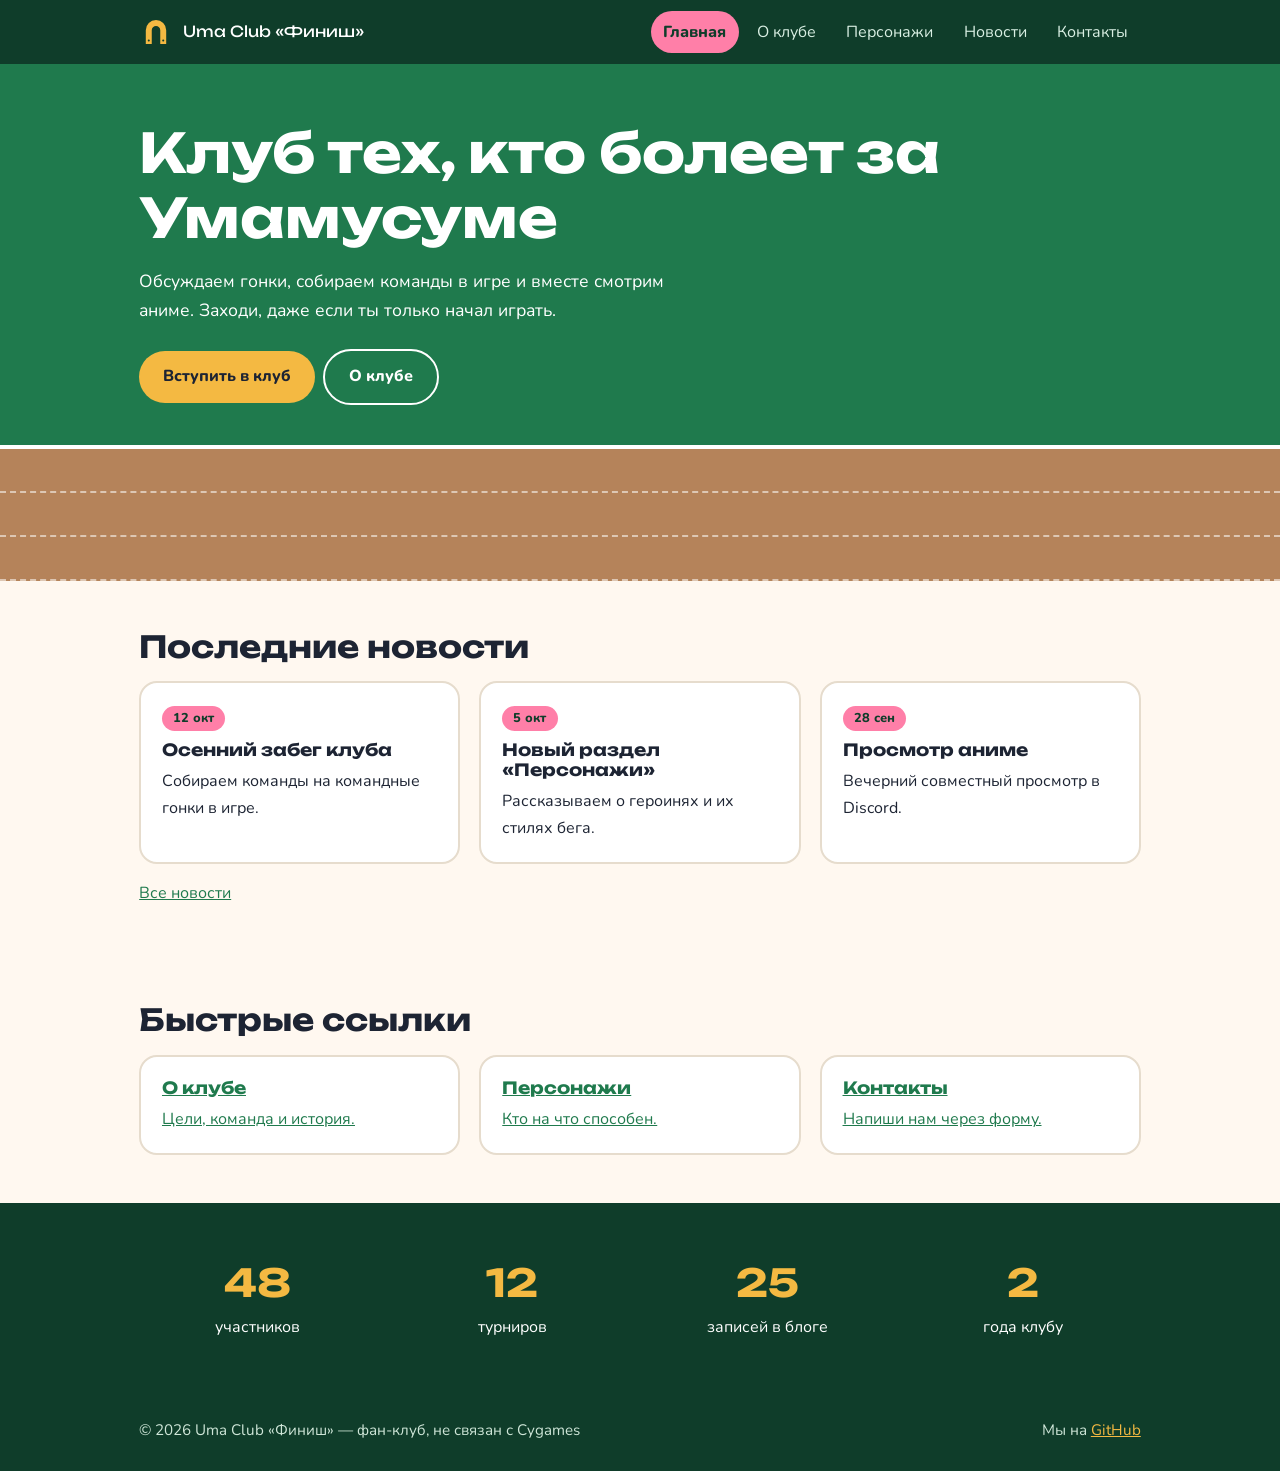
<file: index.html>
<!DOCTYPE html><html lang="ru"><head><meta charset="UTF-8"><meta name="viewport" content="width=device-width, initial-scale=1"><title>Главная — Uma Club «Финиш»</title><link rel="preconnect" href="https://fonts.googleapis.com"><link href="https://fonts.googleapis.com/css2?family=Nunito:wght@400;800&family=Unbounded:wght@600&display=swap" rel="stylesheet"><link rel="stylesheet" href="css/style.css"></head><body><div id="site-header"></div><main>
<section class="hero"><div class="wrap">
<h1>Клуб тех, кто болеет за Умамусуме</h1>
<p>Обсуждаем гонки, собираем команды в игре и вместе смотрим аниме. Заходи, даже если ты только начал играть.</p>
<a class="btn" href="contacts.html">Вступить в клуб</a><a class="btn alt" href="about.html">О клубе</a></div>
<div class="track" aria-hidden="true"><div class="lane"><span class="runner">🐎</span></div><div class="lane"><span class="runner">🐎</span></div><div class="lane"><span class="runner">🐎</span></div></div></section>
<section><div class="wrap"><h2>Последние новости</h2><div class="grid">
<article class="card"><span class="tag">12 окт</span><h3>Осенний забег клуба</h3><p>Собираем команды на командные гонки в игре.</p></article>
<article class="card"><span class="tag">5 окт</span><h3>Новый раздел «Персонажи»</h3><p>Рассказываем о героинях и их стилях бега.</p></article>
<article class="card"><span class="tag">28 сен</span><h3>Просмотр аниме</h3><p>Вечерний совместный просмотр в Discord.</p></article>
</div><p style="margin-top:1rem"><a href="news.html">Все новости</a></p></div></section>
<section><div class="wrap"><h2>Быстрые ссылки</h2><div class="grid">
<a class="card" href="about.html"><h3>О клубе</h3><p>Цели, команда и история.</p></a>
<a class="card" href="characters.html"><h3>Персонажи</h3><p>Кто на что способен.</p></a>
<a class="card" href="contacts.html"><h3>Контакты</h3><p>Напиши нам через форму.</p></a>
</div></div></section>
<section class="stats"><div class="wrap grid">
<div class="stat"><b data-count="48">0</b>участников</div>
<div class="stat"><b data-count="12">0</b>турниров</div>
<div class="stat"><b data-count="25">0</b>записей в блоге</div>
<div class="stat"><b data-count="2">0</b>года клубу</div></div></section>
</main><div id="site-footer"></div><script src="js/main.js"></script></body></html>
</file>
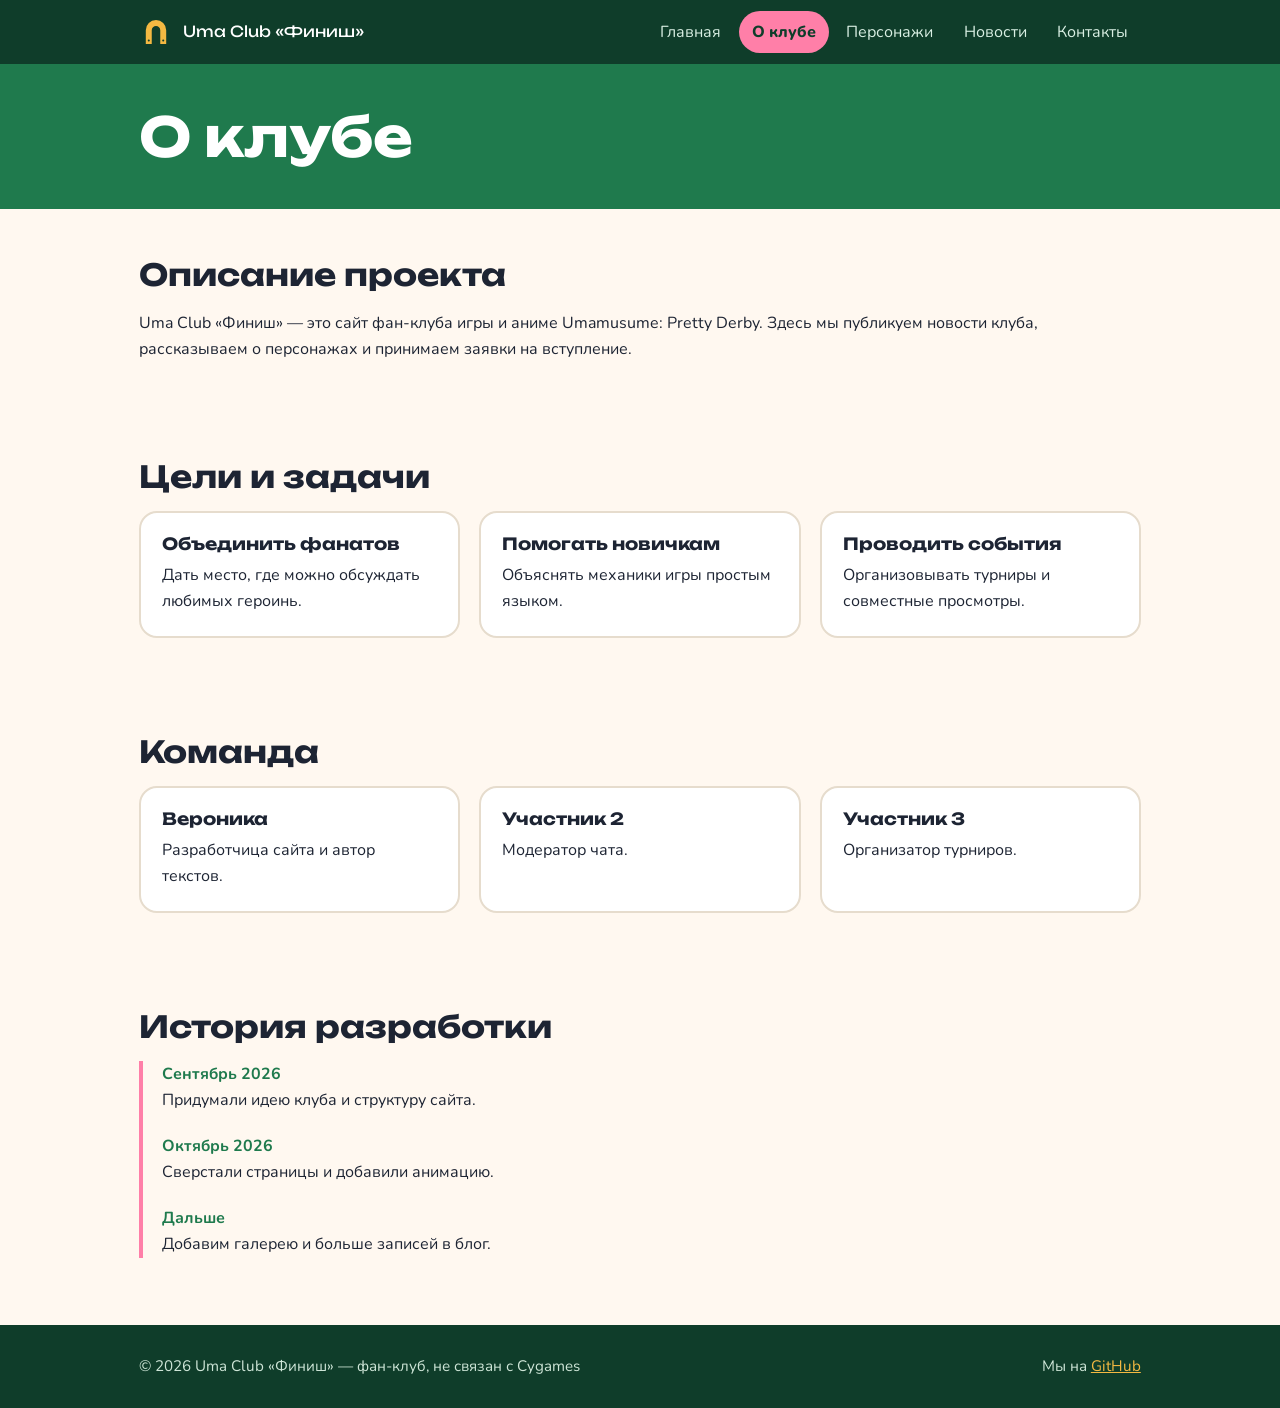
<file: about.html>
<!DOCTYPE html><html lang="ru"><head><meta charset="UTF-8"><meta name="viewport" content="width=device-width, initial-scale=1"><title>О клубе — Uma Club «Финиш»</title><link rel="preconnect" href="https://fonts.googleapis.com"><link href="https://fonts.googleapis.com/css2?family=Nunito:wght@400;800&family=Unbounded:wght@600&display=swap" rel="stylesheet"><link rel="stylesheet" href="css/style.css"></head><body><div id="site-header"></div><main>
<div class="page-title"><div class="wrap"><h1>О клубе</h1></div></div>
<section><div class="wrap"><h2>Описание проекта</h2>
<p>Uma Club «Финиш» — это сайт фан-клуба игры и аниме Umamusume: Pretty Derby. Здесь мы публикуем новости клуба, рассказываем о персонажах и принимаем заявки на вступление.</p></div></section>
<section><div class="wrap"><h2>Цели и задачи</h2><div class="grid">
<div class="card"><h3>Объединить фанатов</h3><p>Дать место, где можно обсуждать любимых героинь.</p></div>
<div class="card"><h3>Помогать новичкам</h3><p>Объяснять механики игры простым языком.</p></div>
<div class="card"><h3>Проводить события</h3><p>Организовывать турниры и совместные просмотры.</p></div></div></div></section>
<section><div class="wrap"><h2>Команда</h2><div class="grid">
<div class="card"><h3>Вероника</h3><p>Разработчица сайта и автор текстов.</p></div>
<div class="card"><h3>Участник 2</h3><p>Модератор чата.</p></div>
<div class="card"><h3>Участник 3</h3><p>Организатор турниров.</p></div></div></div></section>
<section><div class="wrap"><h2>История разработки</h2><ul class="timeline">
<li><b>Сентябрь 2026</b><br>Придумали идею клуба и структуру сайта.</li>
<li><b>Октябрь 2026</b><br>Сверстали страницы и добавили анимацию.</li>
<li><b>Дальше</b><br>Добавим галерею и больше записей в блог.</li></ul></div></section>
</main><div id="site-footer"></div><script src="js/main.js"></script></body></html>
</file>
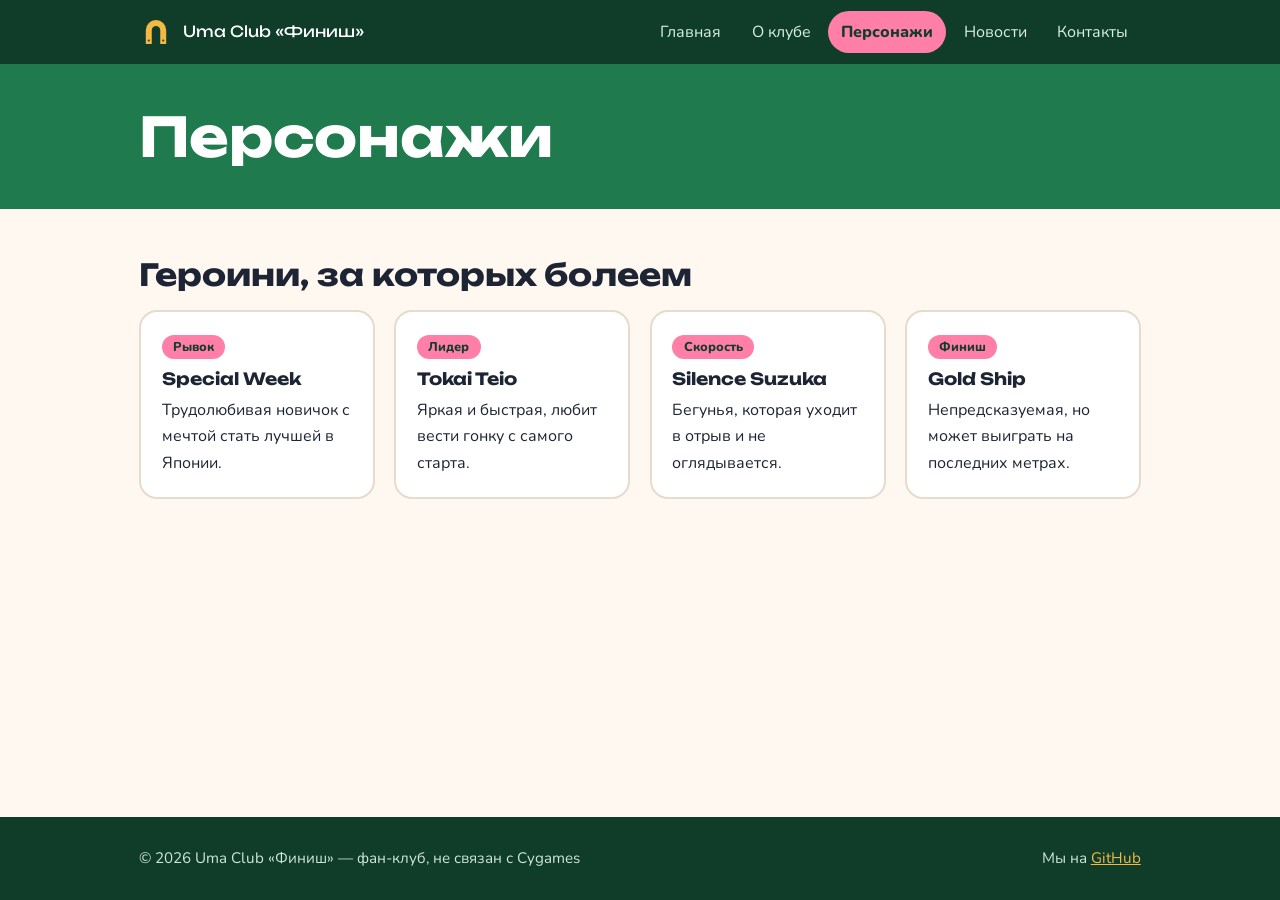
<file: characters.html>
<!DOCTYPE html><html lang="ru"><head><meta charset="UTF-8"><meta name="viewport" content="width=device-width, initial-scale=1"><title>Персонажи — Uma Club «Финиш»</title><link rel="preconnect" href="https://fonts.googleapis.com"><link href="https://fonts.googleapis.com/css2?family=Nunito:wght@400;800&family=Unbounded:wght@600&display=swap" rel="stylesheet"><link rel="stylesheet" href="css/style.css"></head><body><div id="site-header"></div><main>
<div class="page-title"><div class="wrap"><h1>Персонажи</h1></div></div>
<section><div class="wrap"><h2>Героини, за которых болеем</h2><div class="grid">
<div class="card"><span class="tag">Рывок</span><h3>Special Week</h3><p>Трудолюбивая новичок с мечтой стать лучшей в Японии.</p></div>
<div class="card"><span class="tag">Лидер</span><h3>Tokai Teio</h3><p>Яркая и быстрая, любит вести гонку с самого старта.</p></div>
<div class="card"><span class="tag">Скорость</span><h3>Silence Suzuka</h3><p>Бегунья, которая уходит в отрыв и не оглядывается.</p></div>
<div class="card"><span class="tag">Финиш</span><h3>Gold Ship</h3><p>Непредсказуемая, но может выиграть на последних метрах.</p></div>
</div></div></section>
</main><div id="site-footer"></div><script src="js/main.js"></script></body></html>
</file>
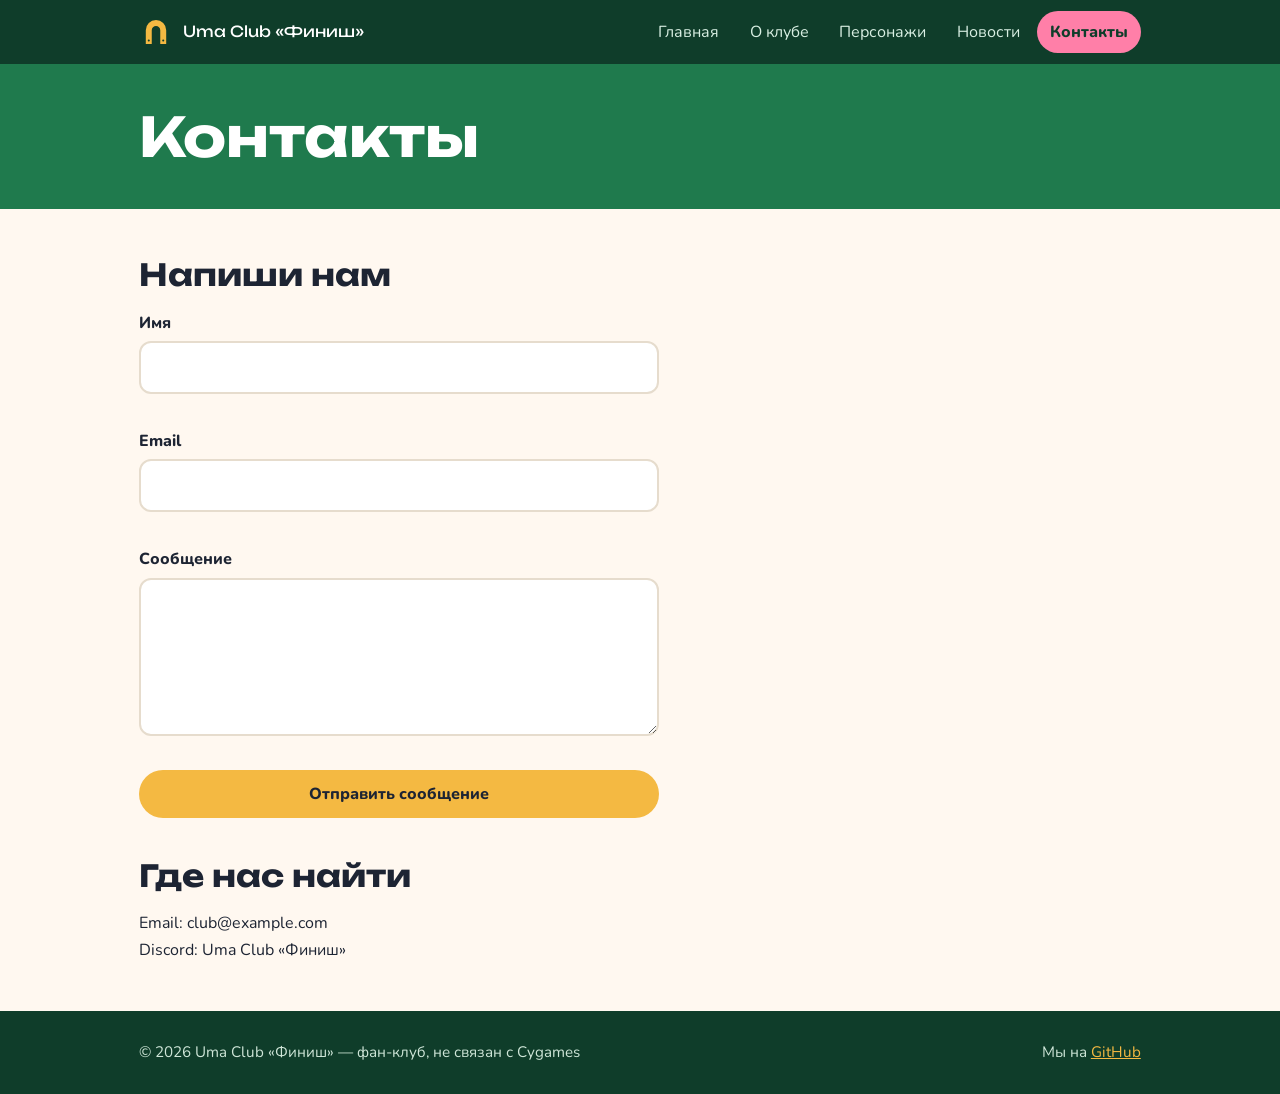
<file: contacts.html>
<!DOCTYPE html><html lang="ru"><head><meta charset="UTF-8"><meta name="viewport" content="width=device-width, initial-scale=1"><title>Контакты — Uma Club «Финиш»</title><link rel="preconnect" href="https://fonts.googleapis.com"><link href="https://fonts.googleapis.com/css2?family=Nunito:wght@400;800&family=Unbounded:wght@600&display=swap" rel="stylesheet"><link rel="stylesheet" href="css/style.css"></head><body><div id="site-header"></div><main>
<div class="page-title"><div class="wrap"><h1>Контакты</h1></div></div>
<section><div class="wrap"><h2>Напиши нам</h2>
<form id="feedback" novalidate>
<label>Имя<input name="name" autocomplete="name"><span class="err" data-err="name"></span></label>
<label>Email<input name="email" type="email" autocomplete="email"><span class="err" data-err="email"></span></label>
<label>Сообщение<textarea name="message" rows="5"></textarea><span class="err" data-err="message"></span></label>
<button class="btn" type="submit">Отправить сообщение</button></form>
<p class="ok" role="status">Спасибо! Сообщение принято, мы ответим на почту.</p>
<h2 style="margin-top:2.5rem">Где нас найти</h2>
<p>Email: club@example.com<br>Discord: Uma Club «Финиш»</p></div></section>
</main><div id="site-footer"></div><script src="js/main.js"></script></body></html>
</file>
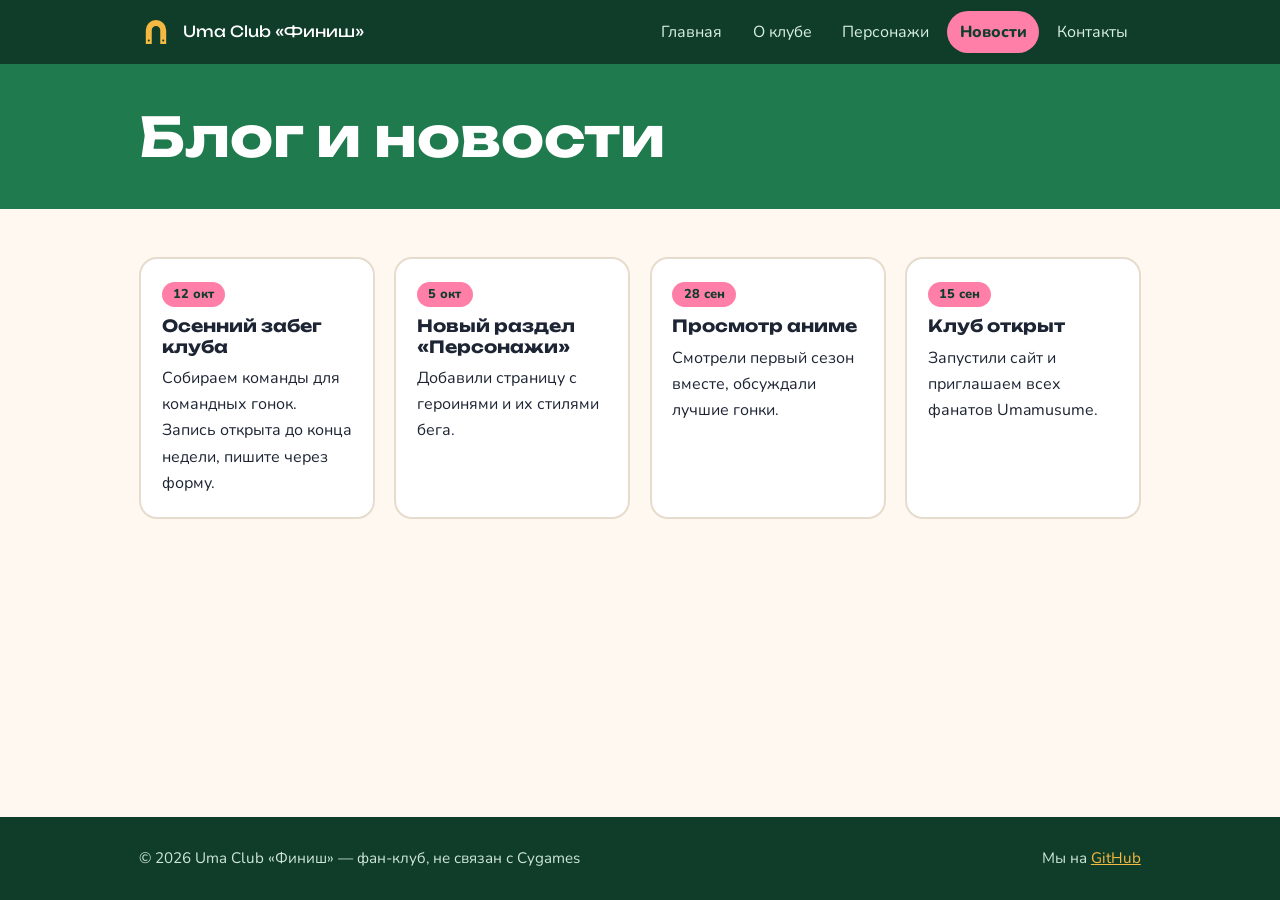
<file: news.html>
<!DOCTYPE html><html lang="ru"><head><meta charset="UTF-8"><meta name="viewport" content="width=device-width, initial-scale=1"><title>Новости — Uma Club «Финиш»</title><link rel="preconnect" href="https://fonts.googleapis.com"><link href="https://fonts.googleapis.com/css2?family=Nunito:wght@400;800&family=Unbounded:wght@600&display=swap" rel="stylesheet"><link rel="stylesheet" href="css/style.css"></head><body><div id="site-header"></div><main>
<div class="page-title"><div class="wrap"><h1>Блог и новости</h1></div></div>
<section><div class="wrap"><div class="grid">
<article class="card"><span class="tag">12 окт</span><h3>Осенний забег клуба</h3><p>Собираем команды для командных гонок. Запись открыта до конца недели, пишите через форму.</p></article>
<article class="card"><span class="tag">5 окт</span><h3>Новый раздел «Персонажи»</h3><p>Добавили страницу с героинями и их стилями бега.</p></article>
<article class="card"><span class="tag">28 сен</span><h3>Просмотр аниме</h3><p>Смотрели первый сезон вместе, обсуждали лучшие гонки.</p></article>
<article class="card"><span class="tag">15 сен</span><h3>Клуб открыт</h3><p>Запустили сайт и приглашаем всех фанатов Umamusume.</p></article>
</div></div></section>
</main><div id="site-footer"></div><script src="js/main.js"></script></body></html>
</file>
<file: css/style.css>
:root{--turf:#1f7a4d;--deep:#0f3d2a;--silk:#fff8f0;--sakura:#ff7fa8;--gold:#f4b942;--ink:#1d2433;--line:#e6dccd}
*{box-sizing:border-box;margin:0}
html{scroll-behavior:smooth}
body{font-family:'Nunito',system-ui,sans-serif;background:var(--silk);color:var(--ink);line-height:1.65;min-height:100vh;display:flex;flex-direction:column}
main{flex:1}
h1,h2,h3{font-family:'Unbounded','Nunito',sans-serif;line-height:1.2}
h1{font-size:clamp(1.9rem,6vw,3.4rem)}h2{font-size:clamp(1.3rem,3.5vw,1.9rem);margin-bottom:1rem}
a{color:var(--turf)}
:focus-visible{outline:3px solid var(--sakura);outline-offset:2px}
.wrap{max-width:1040px;margin:0 auto;padding:0 1.2rem}
section{padding:3rem 0}
/* header */
header{background:var(--deep);color:#fff;position:sticky;top:0;z-index:10}
header .wrap{display:flex;align-items:center;justify-content:space-between;min-height:64px}
.brand{display:flex;align-items:center;gap:.6rem;color:#fff;text-decoration:none;font-family:'Unbounded',sans-serif;font-size:.95rem}
.brand svg{width:34px;height:34px}
nav ul{list-style:none;display:flex;gap:.3rem;padding:0}
nav a{display:block;color:#d9efe3;text-decoration:none;padding:.5rem .8rem;border-radius:999px;transition:background .2s}
nav a:hover{background:rgba(255,255,255,.12)}
nav a.active{background:var(--sakura);color:var(--deep);font-weight:800}
.burger{display:none;background:none;border:2px solid #fff;color:#fff;border-radius:8px;font-size:1.3rem;padding:.2rem .6rem;cursor:pointer}
/* hero + track */
.hero{background:var(--turf);color:#fff;padding:3.5rem 0 0;overflow:hidden}
.hero p{max-width:34rem;margin:1rem 0 1.5rem;font-size:1.1rem}
.btn{display:inline-block;background:var(--gold);color:var(--ink);font-weight:800;padding:.8rem 1.5rem;border-radius:999px;text-decoration:none;border:0;font-size:1rem;cursor:pointer;font-family:inherit;transition:transform .15s}
.btn:hover{transform:translateY(-2px)}
.btn.alt{background:transparent;color:#fff;border:2px solid #fff;margin-left:.5rem}
.track{margin-top:2.5rem;background:#b5835a;border-top:4px solid #fff}
.lane{height:44px;border-bottom:2px dashed rgba(255,255,255,.55);position:relative}
.runner{position:absolute;top:2px;left:-60px;font-size:30px;animation:run linear infinite}
.lane:nth-child(1) .runner{animation-duration:7s}
.lane:nth-child(2) .runner{animation-duration:9s;animation-delay:-3s}
.lane:nth-child(3) .runner{animation-duration:6s;animation-delay:-1s}
@keyframes run{to{left:105%}}
/* cards */
.grid{display:grid;grid-template-columns:repeat(auto-fit,minmax(230px,1fr));gap:1.2rem}
.card{background:#fff;border:2px solid var(--line);border-radius:18px;padding:1.3rem;transition:border-color .2s,transform .2s}
.card:hover{border-color:var(--sakura);transform:translateY(-3px)}
.card h3{font-size:1.05rem;margin-bottom:.5rem}
.tag{display:inline-block;background:var(--sakura);color:var(--deep);border-radius:999px;font-size:.8rem;font-weight:800;padding:.1rem .7rem;margin-bottom:.6rem}
.stats{background:var(--deep);color:#fff}
.stat{text-align:center}.stat b{display:block;font-family:'Unbounded',sans-serif;font-size:2.4rem;color:var(--gold)}
.page-title{background:var(--turf);color:#fff;padding:2.5rem 0}
.timeline{border-left:4px solid var(--sakura);padding-left:1.2rem;list-style:none}
.timeline li{margin-bottom:1.2rem}.timeline b{color:var(--turf)}
/* form */
form{display:grid;gap:1rem;max-width:520px}
label{font-weight:800;display:grid;gap:.3rem}
input,textarea{font:inherit;padding:.7rem .9rem;border:2px solid var(--line);border-radius:12px;background:#fff}
input:focus,textarea:focus{border-color:var(--turf);outline:none}
.err{color:#c0392b;font-size:.85rem;font-weight:400;min-height:1em}
.ok{display:none;background:#e3f6ea;border:2px solid var(--turf);padding:1rem;border-radius:12px;max-width:520px;animation:pop .4s}
.ok.show{display:block}
@keyframes pop{from{transform:scale(.9);opacity:0}}
footer{background:var(--deep);color:#cfe6d8;padding:1.8rem 0;font-size:.95rem}
footer .wrap{display:flex;flex-wrap:wrap;justify-content:space-between;gap:.8rem}
footer a{color:var(--gold)}
@media(max-width:720px){
.burger{display:block}
nav{position:absolute;top:100%;left:0;right:0;background:var(--deep);display:none;padding:.5rem 1rem 1rem}
nav.open{display:block}nav ul{flex-direction:column}
.btn.alt{margin:.6rem 0 0}
}
@media(prefers-reduced-motion:reduce){*{animation:none!important;transition:none!important}}
</file>
